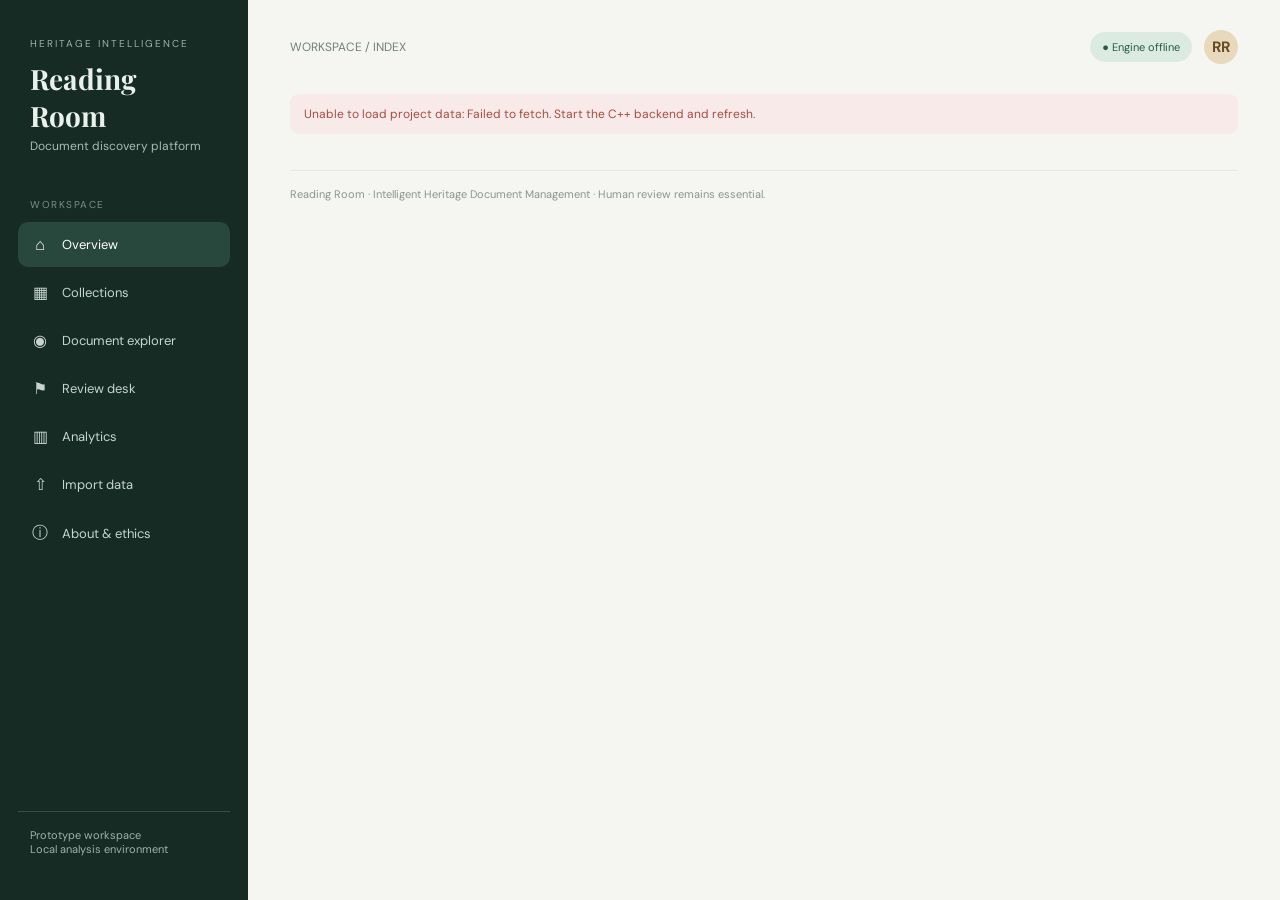
<file: heritage ML/frontend/index.html>
<!doctype html><html lang="en"><head><meta charset="utf-8"><meta name="viewport" content="width=device-width,initial-scale=1"><meta name="description" content="Reading Room heritage document discovery workspace"><title>Overview · Reading Room</title><link rel="stylesheet" href="app.css"></head><body><div id="app"></div><script src="common.js"></script><script src="pages/dashboard.js"></script></body></html>
</file>
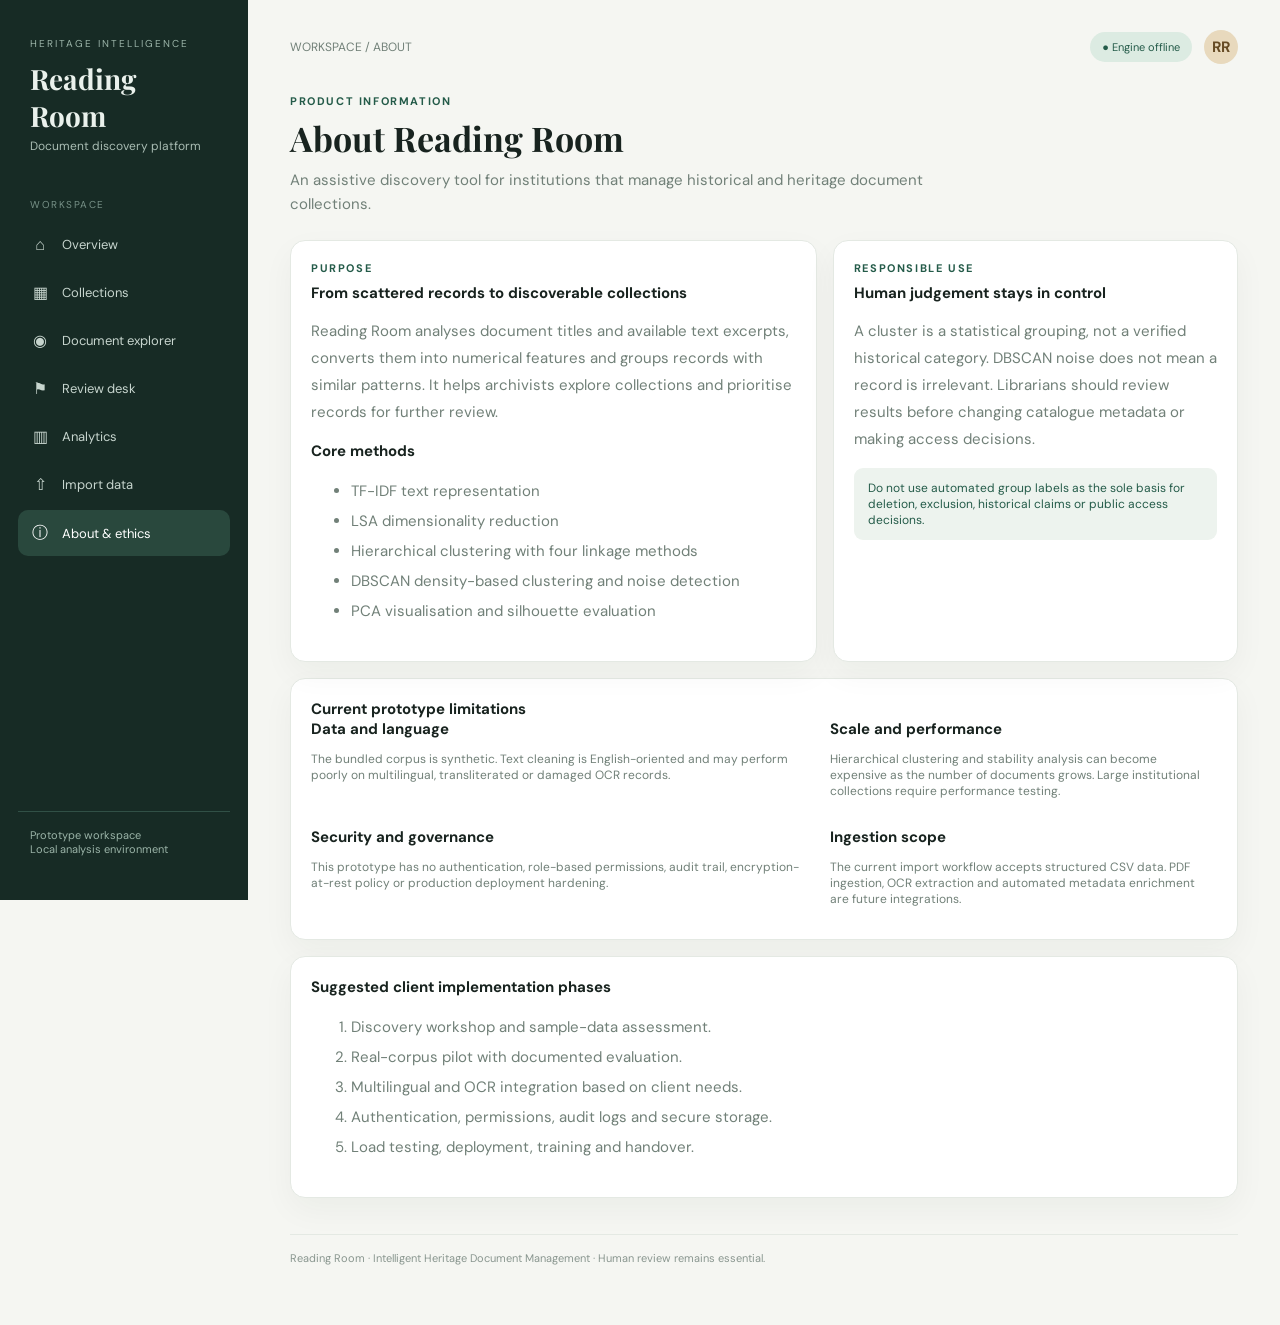
<file: heritage ML/frontend/about.html>
<!doctype html><html lang="en"><head><meta charset="utf-8"><meta name="viewport" content="width=device-width,initial-scale=1"><meta name="description" content="Reading Room heritage document discovery workspace"><title>About & ethics · Reading Room</title><link rel="stylesheet" href="app.css"></head><body><div id="app"></div><script src="common.js"></script><script src="pages/about.js"></script></body></html>
</file>
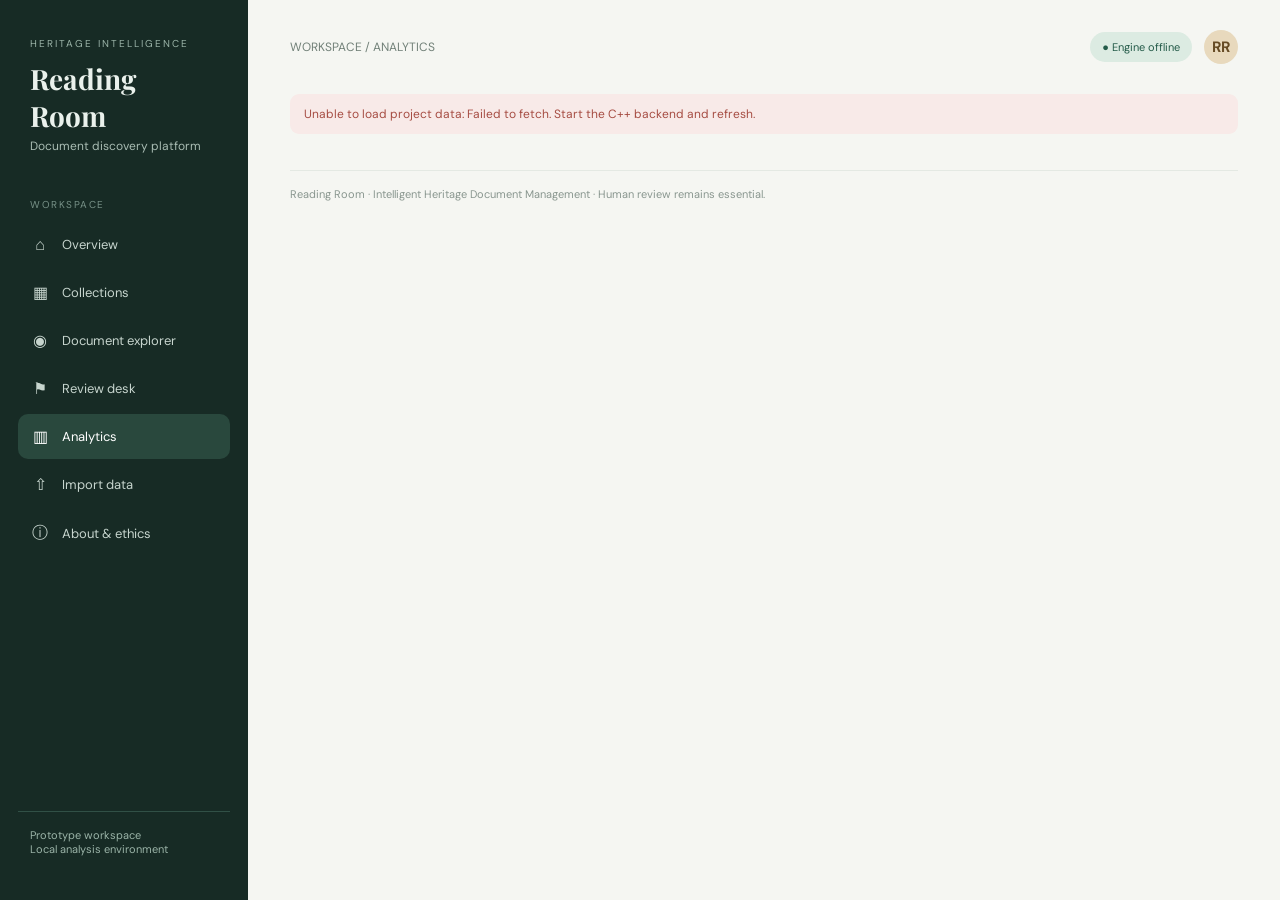
<file: heritage ML/frontend/analytics.html>
<!doctype html><html lang="en"><head><meta charset="utf-8"><meta name="viewport" content="width=device-width,initial-scale=1"><meta name="description" content="Reading Room heritage document discovery workspace"><title>Analytics · Reading Room</title><link rel="stylesheet" href="app.css"></head><body><div id="app"></div><script src="common.js"></script><script src="pages/analytics.js"></script></body></html>
</file>
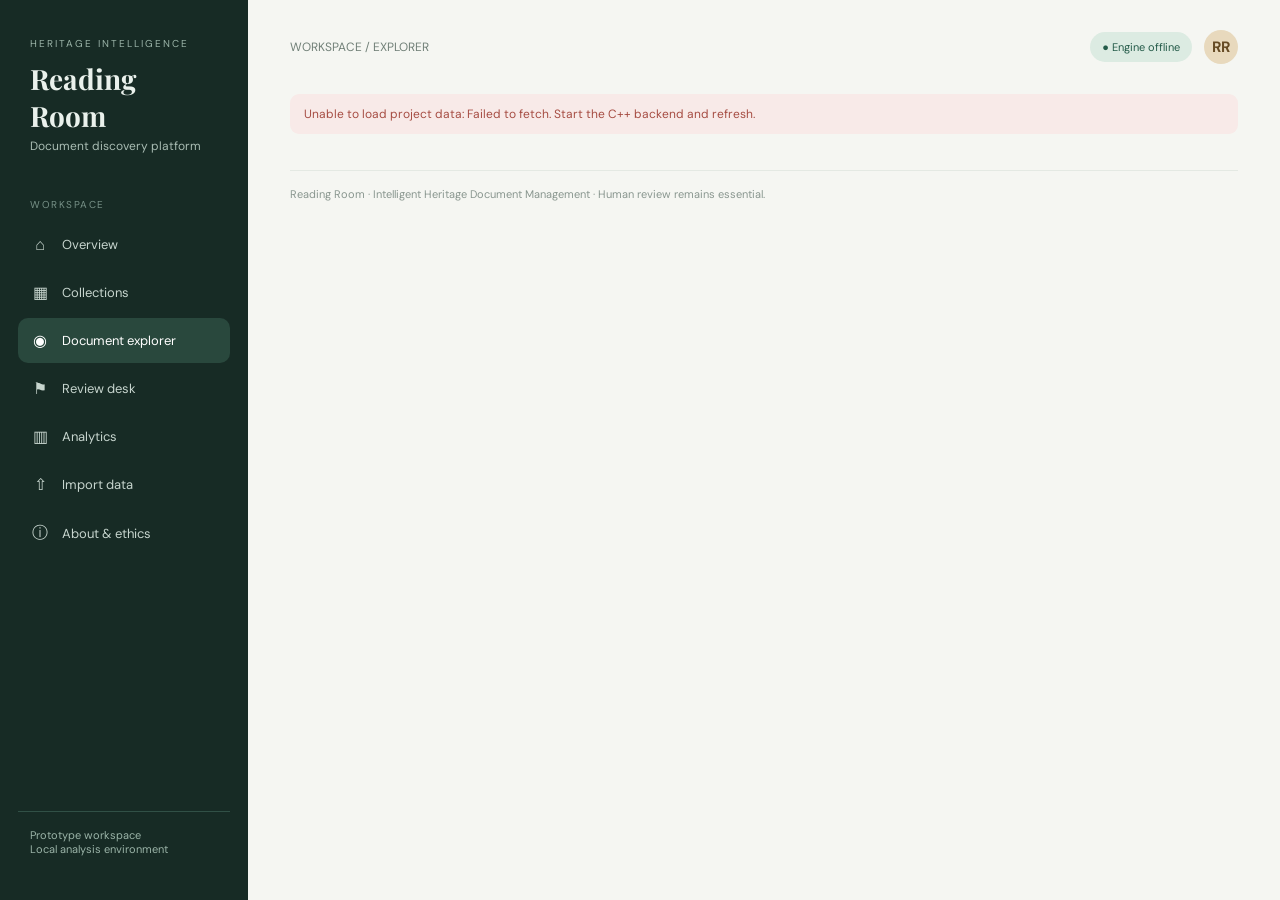
<file: heritage ML/frontend/explorer.html>
<!doctype html><html lang="en"><head><meta charset="utf-8"><meta name="viewport" content="width=device-width,initial-scale=1"><meta name="description" content="Reading Room heritage document discovery workspace"><title>Document explorer · Reading Room</title><link rel="stylesheet" href="app.css"></head><body><div id="app"></div><script src="common.js"></script><script src="pages/explorer.js"></script></body></html>
</file>
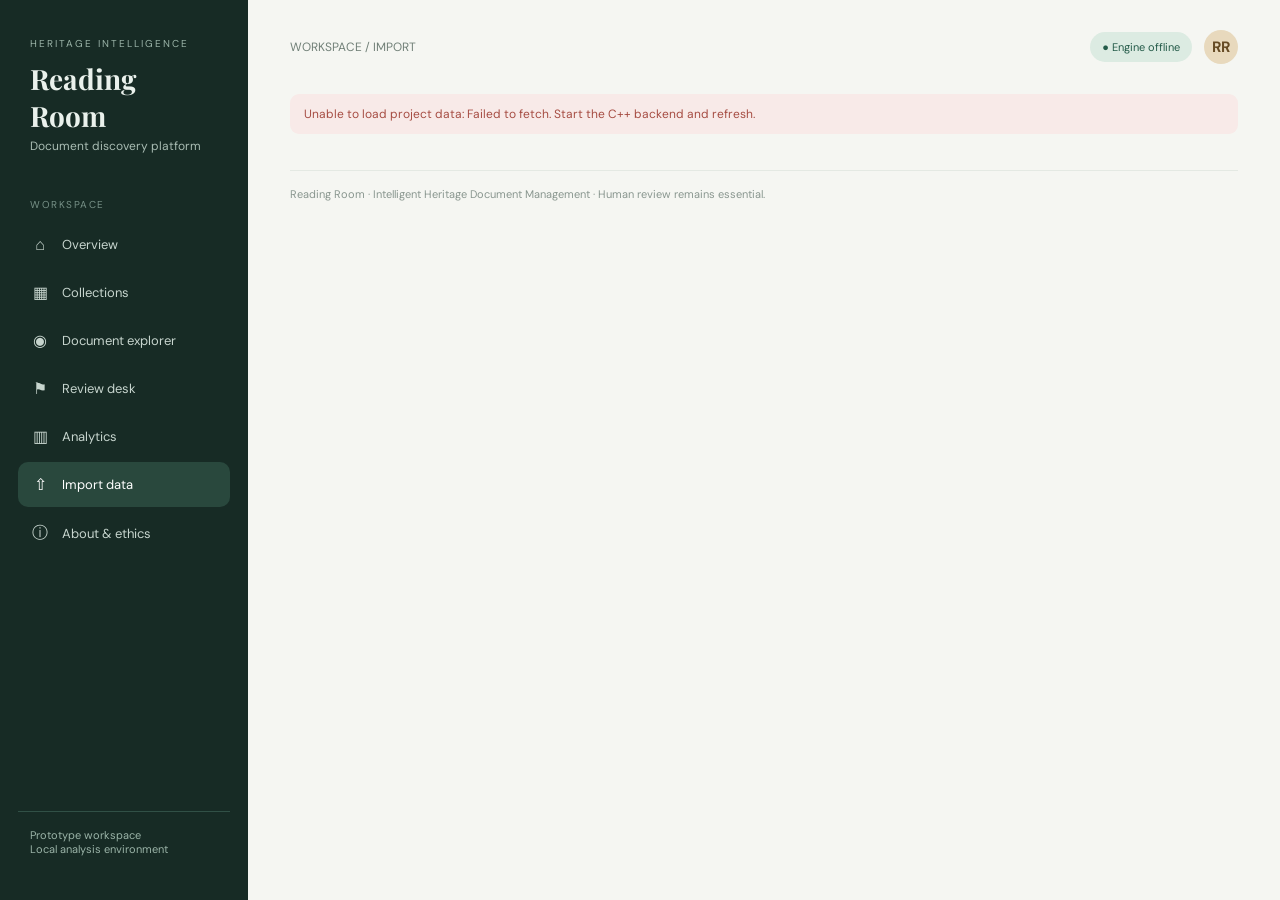
<file: heritage ML/frontend/import.html>
<!doctype html><html lang="en"><head><meta charset="utf-8"><meta name="viewport" content="width=device-width,initial-scale=1"><meta name="description" content="Reading Room heritage document discovery workspace"><title>Import data · Reading Room</title><link rel="stylesheet" href="app.css"></head><body><div id="app"></div><script src="common.js"></script><script src="pages/import.js"></script></body></html>
</file>
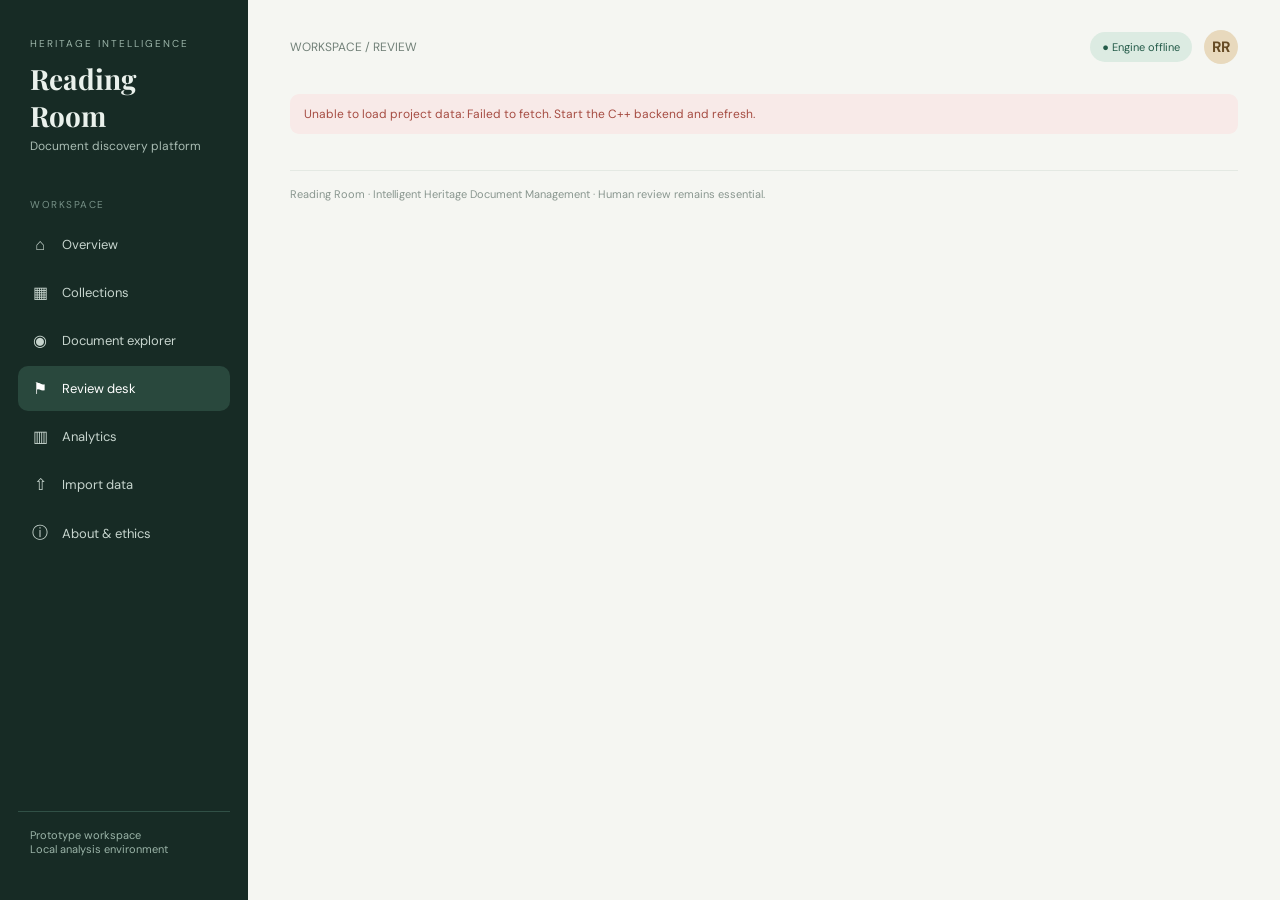
<file: heritage ML/frontend/review.html>
<!doctype html><html lang="en"><head><meta charset="utf-8"><meta name="viewport" content="width=device-width,initial-scale=1"><meta name="description" content="Reading Room heritage document discovery workspace"><title>Review desk · Reading Room</title><link rel="stylesheet" href="app.css"></head><body><div id="app"></div><script src="common.js"></script><script src="pages/review.js"></script></body></html>
</file>
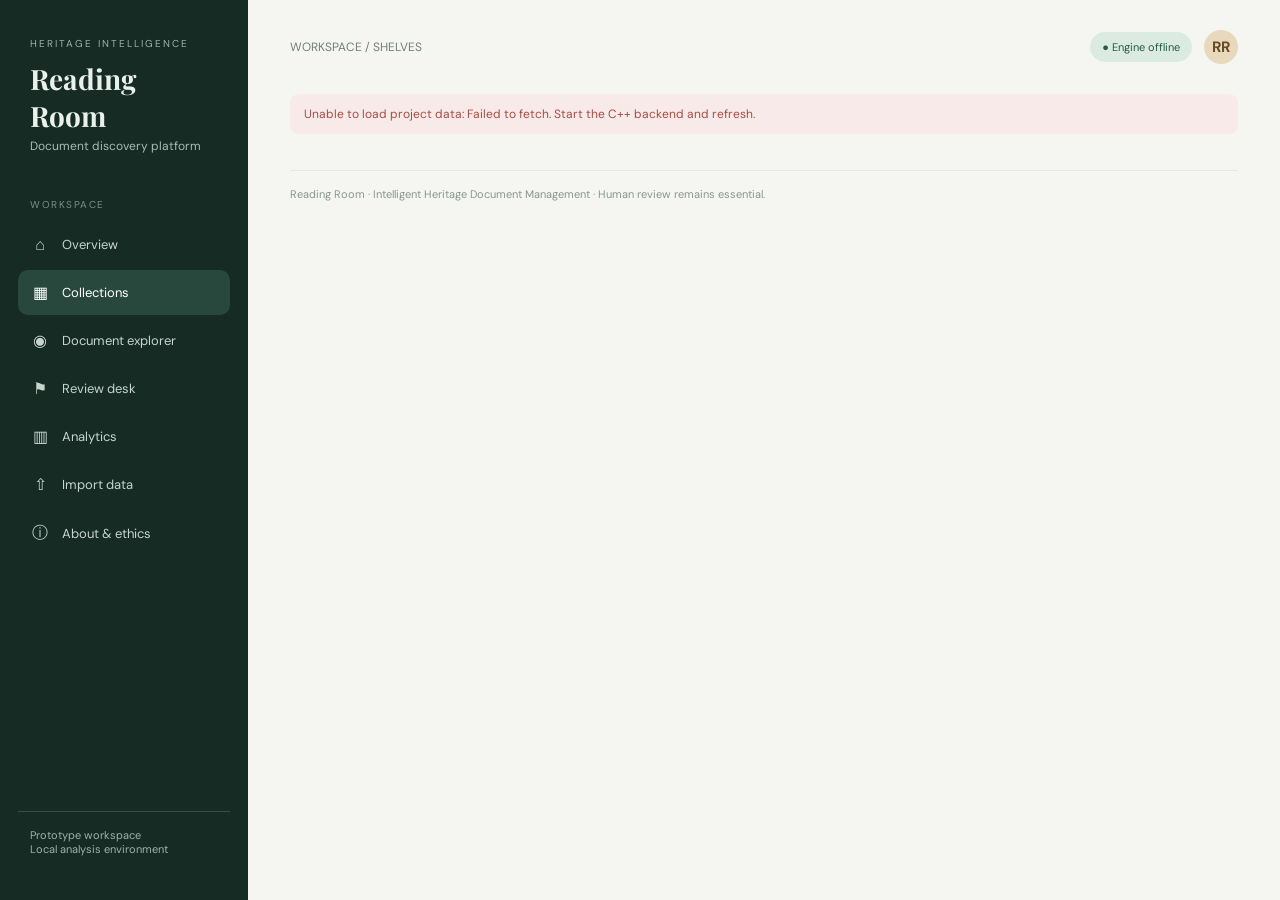
<file: heritage ML/frontend/shelves.html>
<!doctype html><html lang="en"><head><meta charset="utf-8"><meta name="viewport" content="width=device-width,initial-scale=1"><meta name="description" content="Reading Room heritage document discovery workspace"><title>Collections · Reading Room</title><link rel="stylesheet" href="app.css"></head><body><div id="app"></div><script src="common.js"></script><script src="pages/shelves.js"></script></body></html>
</file>
<file: heritage ML/frontend/app.css>
@import url('https://fonts.googleapis.com/css2?family=DM+Sans:wght@400;500;600;700&family=Playfair+Display:wght@600;700&display=swap');
:root{--ink:#18231f;--muted:#718078;--paper:#f5f6f2;--card:#fff;--line:#e4e9e3;--green:#245b49;--green2:#dcebe2;--gold:#c38b3c;--red:#a64d43;--shadow:0 12px 32px #18231f0b}*{box-sizing:border-box}body{margin:0;background:var(--paper);color:var(--ink);font:15px 'DM Sans',sans-serif}.layout{display:flex;min-height:100vh}.sidebar{width:248px;background:#172b25;color:#eaf1ec;padding:28px 18px;position:fixed;inset:0 auto 0 0;display:flex;flex-direction:column;z-index:5}.brand{padding:4px 12px 30px}.brand small{color:#9bb4a8;text-transform:uppercase;letter-spacing:2px;font-size:10px}.brand h1{font:700 28px 'Playfair Display';margin:8px 0 4px}.brand p{color:#a9bcb3;font-size:12px;margin:0}.navlabel{color:#779187;text-transform:uppercase;letter-spacing:1.5px;font-size:10px;padding:14px 12px 8px}.nav a{display:flex;align-items:center;gap:12px;padding:12px;border-radius:10px;color:#c7d5ce;text-decoration:none;margin:3px 0;font-size:13px}.nav a:hover,.nav a.active{background:#29483d;color:#fff}.nav .ico{width:20px;text-align:center;font-size:16px}.sidefoot{margin-top:auto;padding:16px 12px;color:#9bb4a8;font-size:11px;border-top:1px solid #315046}.main{margin-left:248px;width:calc(100% - 248px);padding:30px 42px 60px;max-width:1800px}.topbar{display:flex;justify-content:space-between;align-items:center;margin-bottom:30px}.crumb{font-size:12px;color:var(--muted)}.topright{display:flex;gap:12px;align-items:center}.status{font-size:11px;color:var(--green);background:var(--green2);padding:8px 12px;border-radius:30px}.avatar{width:34px;height:34px;border-radius:50%;background:#e8d9bd;color:#664b24;display:grid;place-items:center;font-weight:700}.heading{display:flex;justify-content:space-between;align-items:end;margin-bottom:24px}.eyebrow{color:var(--green);font-size:11px;font-weight:700;text-transform:uppercase;letter-spacing:1.6px}.heading h2{font:700 34px 'Playfair Display';margin:7px 0}.heading p{color:var(--muted);margin:0;max-width:680px;line-height:1.6}.btn{border:0;background:var(--green);color:white;border-radius:9px;padding:11px 16px;font:600 13px 'DM Sans';cursor:pointer;text-decoration:none;display:inline-flex;align-items:center;gap:8px}.btn.secondary{background:white;color:var(--green);border:1px solid var(--line)}.btn:hover{filter:brightness(1.08)}.grid{display:grid;gap:16px}.stats{grid-template-columns:repeat(4,minmax(0,1fr));margin:22px 0}.card,.panel{background:var(--card);border:1px solid var(--line);border-radius:15px;padding:20px;box-shadow:var(--shadow)}.statlabel{font-size:12px;color:var(--muted)}.statvalue{font-size:30px;font-weight:700;margin:10px 0 4px;letter-spacing:-1px}.statnote{font-size:11px;color:var(--green)}.two{grid-template-columns:1.3fr 1fr}.three{grid-template-columns:repeat(3,1fr)}.panelhead{display:flex;justify-content:space-between;align-items:center;margin-bottom:16px}.panel h3{font-size:15px;margin:0}.muted{color:var(--muted)}.small{font-size:12px}.tablewrap{overflow:auto}table{border-collapse:collapse;width:100%;font-size:12px}th{text-align:left;color:var(--muted);font-weight:600;background:#f8faf7}td,th{padding:12px;border-bottom:1px solid var(--line)}.pill{display:inline-block;padding:5px 9px;border-radius:30px;background:#edf3ee;color:var(--green);font-size:10px;font-weight:700}.pill.warn{background:#f8eee5;color:#9b6426}.pill.red{background:#f7e9e7;color:var(--red)}.shelfgrid{grid-template-columns:repeat(3,minmax(0,1fr))}.shelf{border-top:3px solid var(--accent,#245b49)}.terms{color:var(--green);font-size:12px;line-height:1.7}.shelf ul{padding-left:18px;color:#64736b;font-size:12px;line-height:1.8}.toolbar{display:flex;gap:10px;align-items:center;flex-wrap:wrap;margin-bottom:16px}.toolbar input,.toolbar select,input,select{border:1px solid var(--line);border-radius:8px;padding:10px 12px;background:#fff;font:13px 'DM Sans';color:var(--ink)}.toolbar input{min-width:230px}.chart{width:100%;height:auto;min-height:300px;border:1px solid var(--line);border-radius:12px;background:#fff}.explorergrid{display:grid;grid-template-columns:260px minmax(0,1fr);gap:16px}.control label{display:block;font-size:12px;color:var(--muted);margin:14px 0 6px}.control input[type=range]{width:100%;padding:0}.control select{width:100%}.docdetail{min-height:130px;background:#f7f9f6;border-radius:10px;padding:14px;margin-top:14px;font-size:12px;line-height:1.6}.reviewlist{display:grid;grid-template-columns:repeat(2,1fr);gap:12px}.reviewitem{border:1px solid var(--line);padding:15px;border-radius:11px;background:white}.reviewitem h4{margin:0 0 8px;font-size:13px}.reviewitem p{font-size:12px;color:var(--muted);line-height:1.5}.figuregrid{grid-template-columns:repeat(2,minmax(0,1fr))}.figuregrid figure{margin:0;background:white;border:1px solid var(--line);border-radius:12px;padding:12px}.figuregrid img{width:100%;height:auto}.figuregrid figcaption{font-size:12px;color:var(--muted);line-height:1.5;padding:8px}.uploadbox{border:1.5px dashed #b8c9bd;border-radius:14px;padding:30px;text-align:center;background:#fbfdfb}.uploadbox input{margin:15px auto}.notice{padding:12px 14px;background:#edf3ee;color:var(--green);border-radius:9px;font-size:12px}.notice.error{background:#f8eae8;color:var(--red)}.empty{padding:30px;text-align:center;color:var(--muted)}.footer{margin-top:36px;color:#89968f;font-size:11px;border-top:1px solid var(--line);padding-top:16px}@media(max-width:1000px){.sidebar{width:210px}.main{margin-left:210px;width:calc(100% - 210px);padding:24px}.stats{grid-template-columns:repeat(2,1fr)}.shelfgrid{grid-template-columns:repeat(2,1fr)}}@media(max-width:700px){.sidebar{position:static;width:100%;height:auto;padding:12px}.layout{display:block}.brand{padding:5px 10px 12px}.brand h1{font-size:22px}.nav{display:flex;overflow:auto}.nav a{white-space:nowrap;padding:9px}.navlabel,.sidefoot{display:none}.main{margin:0;width:100%;padding:20px 14px}.heading{display:block}.heading h2{font-size:29px}.two,.three,.explorergrid,.figuregrid,.reviewlist{grid-template-columns:1fr}.stats{gap:9px}.card,.panel{padding:15px}}
</file>
